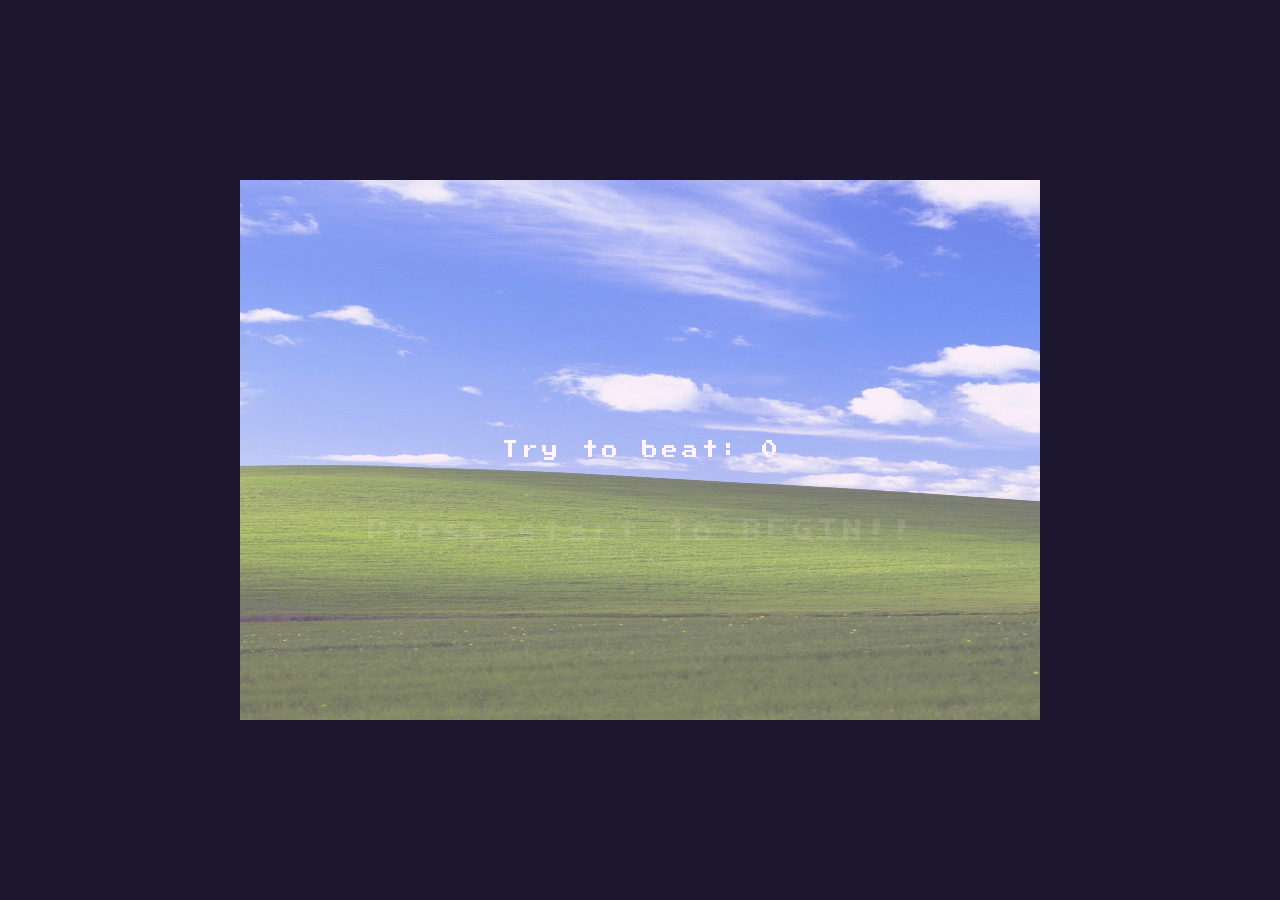
<file: firewall-invader/index.html>
<!doctype html>
<html lang="en">

<head>
    <meta charset="UTF-8" />
    <link rel="icon" type="image/png" href="./favicon.png" />
    <meta name="viewport" content="width=device-width, initial-scale=1.0" />
    <title>Phaser - Template</title>
  <script type="module" crossorigin src="./assets/index-DyGh-dNm.js"></script>
  <link rel="stylesheet" crossorigin href="./assets/index-Cfslk-ew.css">
</head>

<body>
    <div id="app">
        <div id="phaser-container">
            
        </div>
    </div>
</body>

</html>
</file>
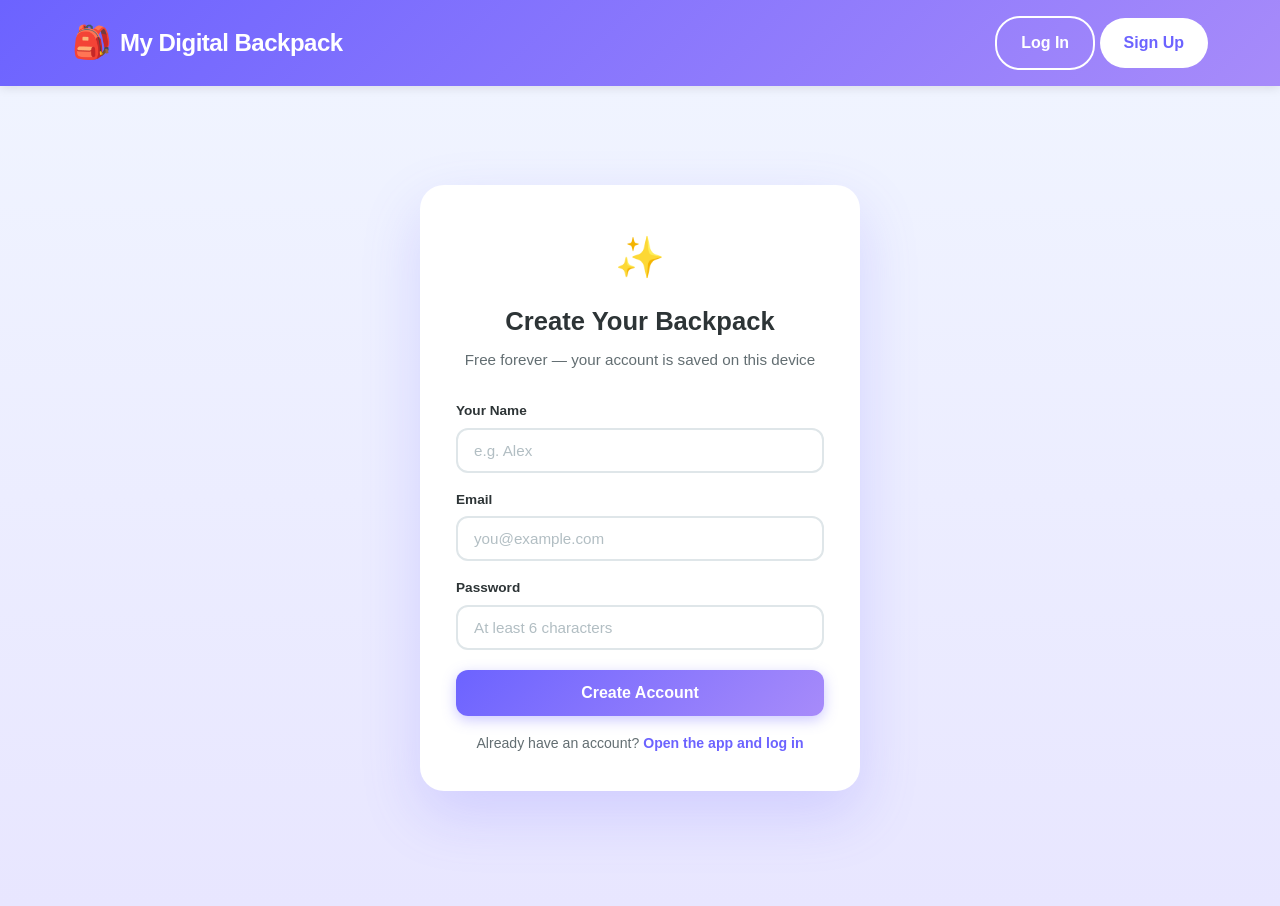
<file: accountcreate.html>
<!DOCTYPE html>
<html lang="en">
<head>
  <meta charset="UTF-8">
  <meta name="viewport" content="width=device-width, initial-scale=1.0">
  <title>Create Account — My Digital Backpack</title>
  <link rel="stylesheet" href="styles.css">
  <script src="auth.js" defer></script>
  <script src="app-ui.js?v=2" defer></script>
</head>
<body class="account-create-page">

  <header class="top-header">
    <div class="nav-container">
      <div class="header-brand">
        <a href="index.html" class="header-brand-link">
          <span class="backpack-icon">🎒</span>
          <h1>My Digital Backpack</h1>
        </a>
      </div>
      <div class="auth-buttons" id="authButtons">
        <span class="auth-user-wrap" id="authUserWrap" hidden>
          <span class="auth-greeting" id="authGreeting"></span>
          <button type="button" class="btn btn-logout" id="authLogoutBtn">Log Out</button>
        </span>
        <span class="auth-guest-wrap" id="authGuestWrap">
          <a href="index.html" class="btn btn-login">Log In</a>
          <a href="accountcreate.html" class="btn btn-signup">Sign Up</a>
        </span>
      </div>
    </div>
  </header>

  <main class="account-create-main">
    <div class="account-create-card">
      <div class="account-create-header">
        <span class="modal-icon">✨</span>
        <h2>Create Your Backpack</h2>
        <p>Free forever — your account is saved on this device</p>
      </div>
      <form id="accountCreateForm" class="account-create-form" novalidate>
        <div class="form-group">
          <label for="acName">Your Name</label>
          <input type="text" id="acName" name="name" required autocomplete="name" placeholder="e.g. Alex">
        </div>
        <div class="form-group">
          <label for="acEmail">Email</label>
          <input type="email" id="acEmail" name="email" required autocomplete="email" placeholder="you@example.com">
        </div>
        <div class="form-group">
          <label for="acPassword">Password</label>
          <input type="password" id="acPassword" name="password" required autocomplete="new-password" placeholder="At least 6 characters">
        </div>
        <button type="submit" class="modal-btn">Create Account</button>
        <p class="modal-switch">Already have an account? <a href="index.html?login=1">Open the app and log in</a></p>
      </form>
    </div>
  </main>

  <script>
    document.getElementById('accountCreateForm').addEventListener('submit', async function (e) {
      e.preventDefault();
      var name = document.getElementById('acName').value;
      var email = document.getElementById('acEmail').value;
      var password = document.getElementById('acPassword').value;
      var result = await window.registerBackpackAccount(name, email, password);
      if (!result.ok) {
        showAppToast(result.message, 'error');
        return;
      }
      window.location.href = 'index.html';
    });
  </script>
</body>
</html>
</file>
<file: firewall-invader/assets/index-Cfslk-ew.css>
body{margin:0;padding:0;color:#ffffffde;background-color:#1c172e}#app{width:100%;height:100vh;overflow:hidden;display:flex;justify-content:center;align-items:center}
</file>
<file: styles.css>
*, *::before, *::after {
  margin: 0;
  padding: 0;
  box-sizing: border-box;
}

:root {
  --primary: #6C63FF;
  --primary-light: #a5a0ff;
  --accent: #FF6584;
  --bg: #f0f4ff;
  --surface: #ffffff;
  --text: #2d3436;
  --text-light: #636e72;
  --border: #dfe6e9;
  --radius: 16px;
}

body {
  font-family: 'Segoe UI', Tahoma, Geneva, Verdana, sans-serif;
  line-height: 1.6;
  color: var(--text);
  overflow-x: hidden;
  background: var(--bg);
  min-height: 100vh;
  display: flex;
  flex-direction: column;
}

[hidden] {
  display: none !important;
}

/* =====================
   top header - fixed at top, always visible while scrolling
   ===================== */
.top-header {
  background: linear-gradient(135deg, #6C63FF 0%, #a78bfa 100%);
  color: white;
  padding: 1rem 0;
  position: fixed;
  width: 100%;
  top: 0;
  z-index: 1000;
  box-shadow: 0 2px 10px rgba(0,0,0,0.1);
}

.nav-container {
  max-width: 1200px;
  margin: 0 auto;
  display: flex;
  justify-content: space-between;
  align-items: center;
  padding: 0 2rem;
}

.header-brand {
  display: flex;
  align-items: center;
  gap: 12px;
}

.backpack-icon {
  font-size: 2rem;
}

.top-header h1 {
  font-size: 1.5rem;
  font-weight: 800;
  color: #fff;
  letter-spacing: -0.5px;
}

.auth-buttons {
  display: flex;
  gap: 1rem;
  align-items: center;
}

.auth-user-wrap {
  display: flex;
  align-items: center;
  gap: 0.75rem;
  flex-wrap: wrap;
  justify-content: flex-end;
}

.auth-greeting {
  color: #fff;
  font-weight: 600;
  font-size: 0.95rem;
  max-width: 200px;
  overflow: hidden;
  text-overflow: ellipsis;
  white-space: nowrap;
}

.btn-logout {
  background: rgba(255, 255, 255, 0.2);
  color: #fff;
  border: 2px solid rgba(255, 255, 255, 0.85);
}

.btn-logout:hover {
  background: #fff;
  color: var(--primary);
}

.header-brand-link {
  display: flex;
  align-items: center;
  gap: 0.5rem;
  text-decoration: none;
  color: inherit;
}

/* =====================
   buttons - shared base styles, login/signup variants below
   ===================== */
.btn {
  padding: 0.75rem 1.5rem;
  border-radius: 25px;
  font-weight: 600;
  cursor: pointer;
  transition: all 0.3s ease;
  border: none;
  text-decoration: none;
  display: inline-block;
}

.btn-login {
  background: transparent;
  color: white;
  border: 2px solid white;
}

.btn-login:hover {
  background: white;
  color: var(--primary);
}

.btn-signup {
  background: white;
  color: var(--primary);
}

.btn-signup:hover {
  transform: translateY(-2px);
  box-shadow: 0 5px 15px rgba(0,0,0,0.2);
}

.btn-large {
  padding: 1rem 2.5rem;
  font-size: 1.1rem;
}

/* =====================
   toolbar / nav - sticks just below the fixed header
   ===================== */
.toolbar {
  background: var(--surface);
  border-bottom: 2px solid var(--border);
  padding: 0 24px;
  display: flex;
  justify-content: center;
  position: sticky;
  top: 80px;
  z-index: 100;
  box-shadow: 0 2px 8px rgba(0,0,0,0.04);
}

.toolbar nav {
  display: flex;
  gap: 4px;
  max-width: 700px;
  width: 100%;
  justify-content: space-between;
}

.toolbar a {
  display: flex;
  flex-direction: column;
  align-items: center;
  gap: 4px;
  text-decoration: none;
  color: var(--text-light);
  font-size: 0.78rem;
  font-weight: 600;
  padding: 12px 16px;
  border-radius: 12px;
  transition: all 0.2s ease;
  position: relative;
}

.toolbar a .nav-icon {
  font-size: 1.4rem;
  line-height: 1;
}

.toolbar a:hover {
  background: var(--bg);
  color: var(--primary);
}

.toolbar a.active {
  color: var(--primary);
  background: #eef0ff;
}

.toolbar a.active::after {
  content: '';
  position: absolute;
  bottom: -2px;
  left: 20%;
  right: 20%;
  height: 3px;
  border-radius: 3px 3px 0 0;
  background: var(--primary);
}

.toolbar .nav-new-wrapper {
  position: relative;
}

.toolbar a.nav-new {
  color: var(--accent);
}

.toolbar a.nav-new:hover {
  background: #fff0f3;
  color: #e84565;
}

/* Dropdown */
.new-dropdown {
  display: none;
  position: absolute;
  top: calc(100% + 10px);
  left: 50%;
  transform: translateX(-50%);
  background: var(--surface);
  border: 1px solid var(--border);
  border-radius: 12px;
  box-shadow: 0 8px 24px rgba(0,0,0,0.12);
  min-width: 180px;
  padding: 8px 0;
  z-index: 200;
  animation: dropdownFade 0.15s ease;
}

.new-dropdown.show {
  display: block;
}

@keyframes dropdownFade {
  from { opacity: 0; transform: translateX(-50%) translateY(-6px); }
  to   { opacity: 1; transform: translateX(-50%) translateY(0); }
}

.new-dropdown a {
  display: flex;
  flex-direction: row;
  align-items: center;
  gap: 10px;
  padding: 10px 18px;
  font-size: 0.9rem;
  font-weight: 600;
  color: var(--text);
  text-decoration: none;
  border-radius: 0;
  transition: background 0.15s;
}

.new-dropdown a:hover {
  background: var(--bg);
  color: var(--primary);
}

.new-dropdown a .dropdown-icon {
  font-size: 1.2rem;
}

/* =====================
   page system - only the active page is shown, the rest are hidden
   ===================== */
.page {
  display: none;
  flex: 1;
  flex-direction: column;
}

.page.active {
  display: flex;
  flex-direction: column;
}

main {
  flex: 1;
  padding-top: 80px; /* height of fixed header */
}

/* =====================
   inner pages - timer, games, music, and to-do all share this layout
   ===================== */
.inner-page-content {
  flex: 1;
  max-width: 960px;
  width: 100%;
  margin: 0 auto;
  padding: 40px 24px 60px;
}

.page-title {
  font-size: 1.35rem;
  font-weight: 700;
  color: var(--text);
  margin-bottom: 8px;
}

.page-subtitle {
  font-size: 0.95rem;
  color: var(--text-light);
  margin-bottom: 32px;
}


/* =====================
   hero - the big full-screen intro at the top of the homepage
   ===================== */
.hero {
  min-height: 100vh;
  background: linear-gradient(135deg, #6C63FF 0%, #a78bfa 100%);
  display: flex;
  align-items: center;
  justify-content: center;
  text-align: center;
  color: white;
  padding: 6rem 2rem 2rem;
}

.hero-content {
  max-width: 800px;
  animation: fadeInUp 1s ease-out;
}

@keyframes fadeInUp {
  from { opacity: 0; transform: translateY(30px); }
  to   { opacity: 1; transform: translateY(0); }
}

.hero h1 {
  font-size: 3.5rem;
  margin-bottom: 1rem;
  font-weight: 800;
  text-shadow: 2px 2px 4px rgba(0,0,0,0.2);
}

.hero .tagline {
  font-size: 1.5rem;
  margin-bottom: 2rem;
  opacity: 0.95;
}

.hero-description {
  font-size: 1.1rem;
  margin-bottom: 3rem;
  line-height: 1.8;
  opacity: 0.9;
}

.cta-buttons {
  display: flex;
  gap: 1.5rem;
  justify-content: center;
  flex-wrap: wrap;
}

/* =====================
   demo tabs - radio inputs act as tab state, labels do the clicking
   ===================== */
.demo-section {
  padding: 5rem 2rem;
  background: white;
}

.container {
  max-width: 1200px;
  margin: 0 auto;
}

.section-title {
  text-align: center;
  font-size: 2.5rem;
  margin-bottom: 1rem;
  color: var(--primary);
  font-weight: 700;
}

.section-subtitle {
  text-align: center;
  color: #666;
  margin-bottom: 3rem;
  font-size: 1.1rem;
}

.demo-tabs input[type="radio"] {
  display: none;
}

.tab-labels {
  display: flex;
  justify-content: center;
  gap: 1rem;
  margin-bottom: 3rem;
  flex-wrap: wrap;
}

.tab-btn {
  background: white;
  border: 2px solid var(--border);
  padding: 1rem 2rem;
  border-radius: 12px;
  cursor: pointer;
  font-size: 1rem;
  font-weight: 600;
  color: #666;
  transition: all 0.3s ease;
  display: flex;
  align-items: center;
  gap: 0.5rem;
}

.tab-btn:hover {
  border-color: var(--primary);
  color: var(--primary);
}

#tab-schedule:checked ~ .tab-labels label[for="tab-schedule"],
#tab-tasks:checked ~ .tab-labels label[for="tab-tasks"],
#tab-progress:checked ~ .tab-labels label[for="tab-progress"] {
  background: linear-gradient(135deg, #6C63FF 0%, #a78bfa 100%);
  color: white;
  border-color: transparent;
}

.tab-icon {
  font-size: 1.5rem;
}

.demo-content {
  position: relative;
  min-height: 500px;
}

.tab-content {
  display: none;
  animation: fadeIn 0.5s ease-out;
}

#tab-schedule:checked ~ .demo-content .schedule-content,
#tab-tasks:checked ~ .demo-content .tasks-content,
#tab-progress:checked ~ .demo-content .progress-content {
  display: block;
}

@keyframes fadeIn {
  from { opacity: 0; }
  to   { opacity: 1; }
}

.demo-visual {
  display: grid;
  grid-template-columns: 1fr 1fr;
  gap: 3rem;
  align-items: center;
}

.schedule-mockup,
.tasks-mockup,
.progress-mockup {
  background: white;
  border-radius: 15px;
  padding: 2rem;
  box-shadow: 0 10px 40px rgba(0,0,0,0.1);
}

.schedule-header,
.task-header,
.progress-header {
  display: flex;
  justify-content: space-between;
  align-items: center;
  margin-bottom: 1.5rem;
  padding-bottom: 1rem;
  border-bottom: 2px solid #f0f0f0;
}

.schedule-header h3,
.task-header h3,
.progress-header h3 {
  color: var(--primary);
  font-size: 1.3rem;
}

.week-indicator,
.date-indicator,
.semester-indicator {
  color: #999;
  font-size: 0.9rem;
}

.schedule-grid {
  display: flex;
  flex-direction: column;
  gap: 1rem;
}

.time-slot {
  display: flex;
  align-items: center;
  gap: 1rem;
}

.time {
  color: #999;
  font-size: 0.9rem;
  min-width: 80px;
}

.class-block {
  flex: 1;
  padding: 1rem;
  border-radius: 8px;
  font-weight: 600;
  color: white;
}

.class-block.math    { background: linear-gradient(135deg, #6C63FF 0%, #a78bfa 100%); }
.class-block.science { background: linear-gradient(135deg, #f093fb 0%, #f5576c 100%); }
.class-block.study   { background: linear-gradient(135deg, #4facfe 0%, #00f2fe 100%); }
.class-block.english { background: linear-gradient(135deg, #43e97b 0%, #38f9d7 100%); }

.task-list {
  display: flex;
  flex-direction: column;
  gap: 1rem;
}

.task-item {
  display: flex;
  align-items: center;
  gap: 1rem;
  padding: 1rem;
  border-radius: 10px;
  background: #f8f9fa;
  transition: all 0.3s ease;
}

.task-item:hover {
  background: #e9ecef;
  transform: translateX(5px);
}

.task-checkbox {
  width: 20px;
  height: 20px;
  border: 2px solid var(--primary);
  border-radius: 4px;
  flex-shrink: 0;
}

.task-checkbox.checked {
  background: var(--primary);
  position: relative;
}

.task-checkbox.checked::after {
  content: '✓';
  color: white;
  position: absolute;
  top: 50%;
  left: 50%;
  transform: translate(-50%, -50%);
  font-size: 14px;
}

.task-info {
  flex: 1;
  display: flex;
  flex-direction: column;
  gap: 0.25rem;
}

.task-title {
  font-weight: 600;
  color: #333;
}

.task-meta {
  font-size: 0.85rem;
  color: #999;
}

.priority-badge {
  padding: 0.25rem 0.75rem;
  border-radius: 20px;
  font-size: 0.8rem;
  font-weight: 600;
}

.priority-badge.high   { background: #fee; color: #e74c3c; }
.priority-badge.medium { background: #fff3cd; color: #f39c12; }

.task-item.completed { opacity: 0.6; }
.task-item.completed .task-title { text-decoration: line-through; }

.checkmark {
  color: #27ae60;
  font-size: 1.5rem;
}

.progress-stats {
  display: flex;
  flex-direction: column;
  gap: 1.5rem;
}

.stat-card {
  padding: 1.5rem;
  background: linear-gradient(135deg, #f8f9fa 0%, #e9ecef 100%);
  border-radius: 12px;
}

.stat-number {
  font-size: 2.5rem;
  font-weight: 800;
  color: var(--primary);
  margin-bottom: 0.5rem;
}

.stat-label {
  color: #666;
  font-weight: 600;
  margin-bottom: 0.75rem;
}

.stat-bar {
  height: 8px;
  background: #ddd;
  border-radius: 4px;
  overflow: hidden;
}

.stat-fill {
  height: 100%;
  background: linear-gradient(135deg, #6C63FF 0%, #a78bfa 100%);
  border-radius: 4px;
  transition: width 1s ease-out;
}

.stat-trend { margin-top: 0.5rem; font-size: 0.9rem; font-weight: 600; }
.stat-trend.positive { color: #27ae60; }

.course-dots {
  display: flex;
  gap: 0.5rem;
  margin-top: 0.5rem;
}

.dot {
  width: 12px;
  height: 12px;
  border-radius: 50%;
}

.dot.success { background: #27ae60; }
.dot.warning { background: #f39c12; }

.feature-description { padding: 2rem; }

.feature-description h4 {
  color: var(--primary);
  font-size: 1.5rem;
  margin-bottom: 1rem;
}

.feature-description p {
  color: #666;
  line-height: 1.8;
  font-size: 1.1rem;
}

/* =====================
   gallery / slider - CSS :target trick switches slides without JS
   ===================== */
.gallery-section {
  padding: 5rem 2rem;
  background: var(--bg);
}

.slider {
  position: relative;
  width: 80%;
  max-width: 900px;
  height: 500px;
  overflow: hidden;
  margin: 0 auto;
  border-radius: 15px;
  box-shadow: 0 10px 40px rgba(0,0,0,0.15);
}

.slide {
  position: absolute;
  width: 100%;
  height: 100%;
  opacity: 0;
  transition: opacity 0.5s ease-in-out;
}

.slide:target { opacity: 1; }
.slide:first-child { opacity: 1; }

.slide img {
  width: 100%;
  height: 100%;
  object-fit: cover;
}

.slider-nav {
  position: absolute;
  top: 50%;
  transform: translateY(-50%);
  background-color: rgba(108, 99, 255, 0.8);
  color: white;
  text-decoration: none;
  padding: 1rem 1.2rem;
  font-size: 1.5rem;
  border-radius: 8px;
  transition: background-color 0.3s;
  z-index: 10;
  opacity: 0;
  pointer-events: none;
}

.slider-nav:hover { background-color: rgba(167, 139, 250, 0.9); }
.slider-nav.prev { left: 1rem; }
.slider-nav.next { right: 1rem; }

#slide1:target ~ .slider-nav.prev:nth-of-type(1),
.slide:first-child:not(:target) ~ .slider-nav.prev:nth-of-type(1) { opacity: 1; pointer-events: auto; }

#slide1:target ~ .slider-nav.next:nth-of-type(5),
.slide:first-child:not(:target) ~ .slider-nav.next:nth-of-type(5) { opacity: 1; pointer-events: auto; }

#slide2:target ~ .slider-nav.prev:nth-of-type(2) { opacity: 1; pointer-events: auto; }
#slide2:target ~ .slider-nav.next:nth-of-type(6) { opacity: 1; pointer-events: auto; }
#slide3:target ~ .slider-nav.prev:nth-of-type(3) { opacity: 1; pointer-events: auto; }
#slide3:target ~ .slider-nav.next:nth-of-type(7) { opacity: 1; pointer-events: auto; }
#slide4:target ~ .slider-nav.prev:nth-of-type(4) { opacity: 1; pointer-events: auto; }
#slide4:target ~ .slider-nav.next:nth-of-type(8) { opacity: 1; pointer-events: auto; }

/* =====================
   features - the 6-card grid explaining what the app does
   ===================== */
.features {
  padding: 5rem 2rem;
  background: white;
}

.features-grid {
  display: grid;
  grid-template-columns: repeat(auto-fit, minmax(280px, 1fr));
  gap: 2rem;
}

.feature-card {
  background: white;
  border-radius: 15px;
  padding: 2rem;
  box-shadow: 0 5px 20px rgba(0,0,0,0.08);
  transition: transform 0.3s ease, box-shadow 0.3s ease;
  text-align: center;
}

.feature-card:hover {
  transform: translateY(-10px);
  box-shadow: 0 10px 30px rgba(108, 99, 255, 0.2);
}

.feature-icon {
  font-size: 3rem;
  margin-bottom: 1rem;
}

.feature-card h3 {
  color: var(--primary);
  margin-bottom: 1rem;
  font-size: 1.4rem;
}

.feature-card p {
  color: #666;
  line-height: 1.6;
}

/* =====================
   testimonials - used here as differentiator cards, not real reviews
   ===================== */
.testimonials-section {
  padding: 5rem 2rem;
  background: var(--bg);
}

.testimonials-grid {
  display: grid;
  grid-template-columns: repeat(auto-fit, minmax(300px, 1fr));
  gap: 2rem;
}

.testimonial-card {
  background: white;
  border-radius: 15px;
  padding: 2rem;
  box-shadow: 0 5px 20px rgba(0,0,0,0.08);
  position: relative;
}

.quote-icon {
  font-size: 4rem;
  color: var(--primary);
  opacity: 0.2;
  position: absolute;
  top: 1rem;
  left: 1rem;
}

.testimonial-text {
  color: #555;
  font-size: 1.05rem;
  line-height: 1.7;
  margin: 2rem 0 1.5rem;
}

.testimonial-author {
  display: flex;
  align-items: center;
  gap: 1rem;
  margin-top: 1.5rem;
  padding-top: 1.5rem;
  border-top: 2px solid #f0f0f0;
}

.author-avatar { font-size: 2.5rem; }
.author-name   { font-weight: 700; color: #333; }
.author-school { font-size: 0.9rem; color: #999; }

/* =====================
   CTA section - bottom banner to get people to sign up
   ===================== */
.cta-section {
  padding: 5rem 2rem;
  background: linear-gradient(135deg, #6C63FF 0%, #a78bfa 100%);
  color: white;
  text-align: center;
}

.cta-content h2 {
  font-size: 2.5rem;
  margin-bottom: 1rem;
}

.cta-content p {
  font-size: 1.2rem;
  margin-bottom: 2rem;
  opacity: 0.95;
}

.cta-buttons-bottom {
  display: flex;
  flex-direction: column;
  align-items: center;
  gap: 1rem;
}

.cta-note {
  font-size: 0.9rem;
  opacity: 0.8;
}

/* =====================
   footer - dark bar at the bottom with team info
   ===================== */
.footer {
  background: #2c3e50;
  color: white;
  padding: 3rem 2rem 1rem;
}

.footer-content {
  display: grid;
  grid-template-columns: repeat(auto-fit, minmax(250px, 1fr));
  gap: 2rem;
  margin-bottom: 2rem;
}

.footer-section h3 {
  color: var(--primary-light);
  margin-bottom: 1rem;
}

.footer-section p {
  color: #bbb;
  line-height: 1.8;
}

.footer-links { list-style: none; }

.footer-links li { margin-bottom: 0.5rem; }

.footer-links a {
  color: #bbb;
  text-decoration: none;
  transition: color 0.3s ease;
}

.footer-links a:hover { color: var(--primary-light); }

.footer-bottom {
  text-align: center;
  padding-top: 2rem;
  border-top: 1px solid #34495e;
  color: #999;
}

/* =====================
   responsive - shrink and restack things for tablets and phones
   ===================== */
@media (max-width: 968px) {
  .demo-visual { grid-template-columns: 1fr; }
  .tab-labels  { gap: 0.5rem; }
  .tab-btn     { padding: 0.8rem 1.5rem; font-size: 0.9rem; }
}

@media (max-width: 768px) {
  .hero { padding: 5rem 1rem 2rem; }
  .hero h1 { font-size: 2rem; }
  .hero .tagline { font-size: 1.1rem; }
  .hero-description { font-size: 1rem; }
  .nav-container { padding: 0 1rem; }
  .top-header h1 { font-size: 1.2rem; }
  .auth-buttons  { gap: 0.5rem; }
  .btn           { padding: 0.6rem 1rem; font-size: 0.85rem; }
  .btn-large     { padding: 0.9rem 1.8rem; font-size: 1rem; }
  .cta-buttons   { gap: 1rem; }
  .demo-section, .features, .testimonials-section, .cta-section, .gallery-section { padding: 3rem 1rem; }
  .slider        { width: 95%; height: 350px; }
  .slider-nav    { padding: 0.7rem 0.9rem; font-size: 1.3rem; }
  .section-title { font-size: 2rem; }
  .features-grid, .testimonials-grid { grid-template-columns: 1fr; gap: 1.5rem; }
  .feature-card  { padding: 1.5rem; }
  .feature-icon  { font-size: 2.5rem; }
  .feature-card h3 { font-size: 1.2rem; }
  .cta-content h2  { font-size: 2rem; }
  .cta-content p   { font-size: 1rem; }
  .toolbar a     { padding: 10px 10px; font-size: 0.7rem; }
  .toolbar a .nav-icon { font-size: 1.2rem; }
}

@media (max-width: 480px) {
  .backpack-icon { font-size: 1.4rem; }
  .top-header h1 { font-size: 1rem; }
  .auth-buttons  { gap: 0.3rem; }
  .btn           { padding: 0.5rem 0.8rem; font-size: 0.8rem; }
  .hero h1       { font-size: 1.8rem; }
  .hero .tagline { font-size: 1rem; }
  .hero-description { font-size: 0.95rem; }
  .btn-large     { padding: 0.8rem 1.5rem; font-size: 0.95rem; }
  .cta-buttons   { flex-direction: column; width: 100%; padding: 0 1rem; }
  .cta-buttons .btn { width: 100%; }
  .slider        { height: 280px; }
  .slider-nav    { padding: 0.5rem 0.7rem; font-size: 1.2rem; }
  .section-title { font-size: 1.8rem; }
  .tab-btn       { padding: 0.7rem 1rem; font-size: 0.85rem; }
  .tab-icon      { font-size: 1.2rem; }
  .cta-content h2 { font-size: 1.8rem; }
  .time          { min-width: 60px; font-size: 0.8rem; }
  .class-block   { padding: 0.8rem; font-size: 0.9rem; }
}

/* =====================
   backpack: browse, notebook editor, flashcard editor and test -yr
   ===================== */

/* breadcrumb */
.bp-breadcrumb {
  display: flex;
  align-items: center;
  gap: 6px;
  flex-wrap: wrap;
  margin-bottom: 1.5rem;
  font-size: 0.95rem;
  font-weight: 600;
}

.bp-crumb--link {
  color: var(--primary);
  cursor: pointer;
  transition: opacity 0.2s;
}

.bp-crumb--link:hover { opacity: 0.7; }

.bp-crumb-sep {
  color: var(--text-light);
  font-size: 0.85rem;
}

/* empty state inside backpack */
.bp-empty {
  display: flex;
  flex-direction: column;
  align-items: center;
  text-align: center;
  padding: 60px 24px;
}

.bp-empty-icon {
  font-size: 3.5rem;
  margin-bottom: 16px;
  opacity: 0.5;
}

.bp-empty h2 {
  font-size: 1.2rem;
  font-weight: 700;
  color: var(--text);
  margin-bottom: 6px;
}

.bp-empty p {
  font-size: 0.95rem;
  color: var(--text-light);
  max-width: 340px;
}

/* items grid */
.bp-grid {
  display: grid;
  grid-template-columns: repeat(auto-fill, minmax(150px, 1fr));
  gap: 1rem;
  margin-bottom: 2rem;
}

.bp-item {
  background: var(--surface);
  border: 2px solid var(--border);
  border-radius: 16px;
  padding: 1.25rem 1rem 1rem;
  cursor: pointer;
  transition: all 0.2s;
  display: flex;
  flex-direction: column;
  gap: 6px;
  position: relative;
}

.bp-item:hover {
  border-color: var(--primary-light);
  transform: translateY(-3px);
  box-shadow: 0 6px 20px rgba(108, 99, 255, 0.12);
}

.bp-item-top {
  display: flex;
  justify-content: space-between;
  align-items: flex-start;
}

.bp-item-icon {
  font-size: 2rem;
  line-height: 1;
}

.bp-item-delete {
  background: none;
  border: none;
  font-size: 1rem;
  cursor: pointer;
  opacity: 0;
  transition: opacity 0.2s;
  padding: 2px;
  border-radius: 6px;
}

.bp-item:hover .bp-item-delete { opacity: 0.6; }
.bp-item-delete:hover { opacity: 1 !important; }

.bp-item-name {
  font-size: 0.95rem;
  font-weight: 700;
  color: var(--text);
  overflow: hidden;
  text-overflow: ellipsis;
  white-space: nowrap;
}

.bp-item-type {
  font-size: 0.75rem;
  color: var(--text-light);
  font-weight: 600;
}

/* add button + dropdown */
.bp-add-bar {
  position: relative;
  display: inline-block;
  margin-top: 0.5rem;
}

.bp-add-btn {
  background: linear-gradient(135deg, #6C63FF 0%, #a78bfa 100%);
  color: #fff;
  border: none;
  padding: 12px 28px;
  border-radius: 999px;
  font-size: 0.95rem;
  font-weight: 700;
  font-family: inherit;
  cursor: pointer;
  transition: transform 0.2s, box-shadow 0.2s;
  box-shadow: 0 4px 14px rgba(108, 99, 255, 0.35);
}

.bp-add-btn:hover {
  transform: translateY(-2px);
  box-shadow: 0 6px 20px rgba(108, 99, 255, 0.45);
}

.bp-add-menu {
  display: none;
  position: absolute;
  bottom: calc(100% + 10px);
  left: 0;
  background: var(--surface);
  border: 1px solid var(--border);
  border-radius: 12px;
  box-shadow: 0 8px 24px rgba(0,0,0,0.12);
  min-width: 180px;
  padding: 6px 0;
  z-index: 50;
}

.bp-add-menu.show { display: block; }

.bp-add-menu button {
  display: flex;
  align-items: center;
  gap: 8px;
  width: 100%;
  padding: 10px 18px;
  border: none;
  background: none;
  font-size: 0.9rem;
  font-weight: 600;
  font-family: inherit;
  color: var(--text);
  cursor: pointer;
  transition: background 0.15s;
}

.bp-add-menu button:hover {
  background: var(--bg);
  color: var(--primary);
}

/* editor header (shared by notebook + flashcards) */
.bp-editor-header {
  display: flex;
  align-items: center;
  gap: 1rem;
  margin-bottom: 1.5rem;
  flex-wrap: wrap;
}

.bp-back-btn {
  background: none;
  border: 2px solid var(--border);
  border-radius: 10px;
  padding: 8px 16px;
  font-size: 0.9rem;
  font-weight: 600;
  font-family: inherit;
  color: var(--text);
  cursor: pointer;
  transition: all 0.2s;
}

.bp-back-btn:hover {
  border-color: var(--primary);
  color: var(--primary);
  background: #eef0ff;
}

.bp-editor-title {
  font-size: 1.15rem;
  font-weight: 700;
  color: var(--text);
  flex: 1;
  min-width: 0;
  overflow: hidden;
  text-overflow: ellipsis;
  white-space: nowrap;
}

.bp-item-meta {
  display: block;
  margin-top: 0.35rem;
  font-size: 0.72rem;
  font-weight: 600;
  color: var(--text-muted, #6b7280);
  line-height: 1.3;
}

.bp-test-btn {
  background: linear-gradient(135deg, #43e97b 0%, #38f9d7 100%);
  color: #fff;
  border: none;
  padding: 10px 22px;
  border-radius: 999px;
  font-size: 0.9rem;
  font-weight: 700;
  font-family: inherit;
  cursor: pointer;
  transition: transform 0.2s, box-shadow 0.2s;
  box-shadow: 0 4px 14px rgba(67, 233, 123, 0.3);
  white-space: nowrap;
}

.bp-test-btn:hover {
  transform: translateY(-2px);
  box-shadow: 0 6px 18px rgba(67, 233, 123, 0.4);
}

/* notebook editor: sidebar + entries */
.bp-notebook-layout {
  display: flex;
  gap: 1.25rem;
  align-items: stretch;
  flex-wrap: wrap;
}

.bp-notebook-sidebar {
  flex: 0 0 220px;
  max-width: 100%;
  background: var(--surface);
  border: 2px solid var(--border);
  border-radius: 16px;
  padding: 0.85rem 0.75rem;
  align-self: flex-start;
}

.bp-notebook-sidebar-head {
  font-size: 0.75rem;
  font-weight: 800;
  text-transform: uppercase;
  letter-spacing: 0.04em;
  color: var(--text-muted, #6b7280);
  margin-bottom: 0.65rem;
  padding: 0 0.25rem;
}

.bp-page-add-btn {
  width: 100%;
  margin-bottom: 0.75rem;
  padding: 0.5rem 0.65rem;
  border-radius: 10px;
  border: 2px dashed var(--border);
  background: transparent;
  font-family: inherit;
  font-size: 0.85rem;
  font-weight: 700;
  color: var(--primary);
  cursor: pointer;
  transition: border-color 0.2s, background 0.2s;
}

.bp-page-add-btn:hover {
  border-color: var(--primary);
  background: rgba(108, 99, 255, 0.06);
}

.bp-page-list {
  list-style: none;
  margin: 0;
  padding: 0;
  display: flex;
  flex-direction: column;
  gap: 8px;
}

.bp-page-item {
  border-radius: 12px;
  border: 2px solid var(--border);
  padding: 8px 10px;
  cursor: pointer;
  transition: border-color 0.2s, box-shadow 0.2s;
  background: var(--bg);
}

.bp-page-item:hover {
  border-color: var(--primary);
}

.bp-page-item--active {
  border-color: var(--primary);
  box-shadow: 0 0 0 2px rgba(108, 99, 255, 0.12);
}

.bp-page-item-row {
  display: flex;
  align-items: center;
  justify-content: space-between;
  gap: 6px;
  margin-bottom: 6px;
}

.bp-page-date {
  font-size: 0.68rem;
  font-weight: 600;
  color: var(--text-muted, #6b7280);
  line-height: 1.2;
  flex: 1;
  min-width: 0;
}

.bp-page-delete {
  flex-shrink: 0;
  border: none;
  background: none;
  cursor: pointer;
  padding: 2px 4px;
  font-size: 0.85rem;
  line-height: 1;
  border-radius: 6px;
  opacity: 0.75;
}

.bp-page-delete:hover {
  opacity: 1;
  background: rgba(239, 68, 68, 0.12);
}

.bp-page-title-input {
  width: 100%;
  box-sizing: border-box;
  padding: 6px 8px;
  border-radius: 8px;
  border: 1px solid var(--border);
  font-family: inherit;
  font-size: 0.88rem;
  font-weight: 600;
  color: var(--text);
  background: var(--surface);
}

.bp-page-title-input:focus {
  outline: none;
  border-color: var(--primary);
}

.bp-notebook-main {
  flex: 1;
  min-width: 0;
}

.bp-page-meta {
  font-size: 0.8rem;
  font-weight: 600;
  color: var(--text-muted, #6b7280);
  margin-bottom: 0.5rem;
}

/* notebook editor */
.bp-notebook-area {
  width: 100%;
  min-height: 420px;
  padding: 1.5rem;
  border: 2px solid var(--border);
  border-radius: 16px;
  font-family: inherit;
  font-size: 1rem;
  line-height: 1.7;
  color: var(--text);
  resize: vertical;
  outline: none;
  transition: border-color 0.2s, box-shadow 0.2s;
}

.bp-notebook-area:focus {
  border-color: var(--primary);
  box-shadow: 0 0 0 3px rgba(108, 99, 255, 0.12);
}

/* flashcard editor rows */
.bp-cards-list {
  display: flex;
  flex-direction: column;
  gap: 10px;
  margin-bottom: 1.5rem;
}

.bp-card-row {
  display: flex;
  align-items: center;
  gap: 10px;
  background: var(--surface);
  border: 2px solid var(--border);
  border-radius: 14px;
  padding: 12px 14px;
  transition: border-color 0.2s;
}

.bp-card-row:focus-within {
  border-color: var(--primary-light);
}

.bp-card-fields {
  flex: 1;
  display: flex;
  gap: 10px;
  min-width: 0;
}

.bp-card-input {
  flex: 1;
  min-width: 0;
  padding: 10px 14px;
  border: 2px solid var(--border);
  border-radius: 10px;
  font-size: 0.9rem;
  font-family: inherit;
  color: var(--text);
  outline: none;
  transition: border-color 0.2s;
}

.bp-card-input:focus {
  border-color: var(--primary);
}

.bp-card-input::placeholder { color: #b2bec3; }

.bp-card-delete {
  background: none;
  border: none;
  font-size: 1.1rem;
  cursor: pointer;
  opacity: 0.4;
  transition: opacity 0.2s;
  padding: 4px;
  flex-shrink: 0;
}

.bp-card-delete:hover { opacity: 1; }

.bp-add-card-btn {
  background: none;
  border: 2px dashed var(--border);
  border-radius: 14px;
  padding: 14px;
  font-size: 0.95rem;
  font-weight: 600;
  font-family: inherit;
  color: var(--text-light);
  cursor: pointer;
  transition: all 0.2s;
  width: 100%;
}

.bp-add-card-btn:hover {
  border-color: var(--primary);
  color: var(--primary);
  background: #eef0ff;
}

/* flashcard test mode */
.bp-flashcard-container {
  perspective: 1000px;
  display: flex;
  justify-content: center;
  padding: 2rem 0;
}

.bp-flashcard {
  width: 100%;
  max-width: 440px;
  height: 280px;
  cursor: pointer;
  position: relative;
}

.bp-flashcard-inner {
  position: relative;
  width: 100%;
  height: 100%;
  transition: transform 0.5s;
  transform-style: preserve-3d;
}

.bp-flashcard.flipped .bp-flashcard-inner {
  transform: rotateY(180deg);
}

.bp-flashcard-front,
.bp-flashcard-back {
  position: absolute;
  top: 0; left: 0;
  width: 100%;
  height: 100%;
  backface-visibility: hidden;
  border-radius: 20px;
  padding: 2rem;
  display: flex;
  flex-direction: column;
  align-items: center;
  justify-content: center;
  text-align: center;
  box-shadow: 0 10px 40px rgba(0,0,0,0.1);
}

.bp-flashcard-front {
  background: linear-gradient(135deg, #6C63FF 0%, #a78bfa 100%);
  color: white;
}

.bp-flashcard-back {
  background: linear-gradient(135deg, #43e97b 0%, #38f9d7 100%);
  color: white;
  transform: rotateY(180deg);
}

.bp-fc-label {
  font-size: 0.8rem;
  font-weight: 700;
  text-transform: uppercase;
  letter-spacing: 1px;
  opacity: 0.7;
  margin-bottom: 12px;
}

.bp-fc-text {
  font-size: 1.4rem;
  font-weight: 700;
  line-height: 1.5;
  word-break: break-word;
}

.bp-fc-hint {
  font-size: 0.8rem;
  opacity: 0.5;
  margin-top: auto;
  padding-top: 16px;
}

.bp-test-nav {
  display: flex;
  justify-content: center;
  gap: 0.75rem;
}

.bp-test-nav-btn {
  padding: 10px 24px;
  border: 2px solid var(--border);
  border-radius: 12px;
  background: var(--surface);
  font-size: 0.9rem;
  font-weight: 600;
  font-family: inherit;
  cursor: pointer;
  color: var(--text);
  transition: all 0.2s;
}

.bp-test-nav-btn:disabled {
  opacity: 0.35;
  cursor: not-allowed;
}

.bp-test-nav-btn:not(:disabled):hover {
  border-color: var(--primary);
  color: var(--primary);
  background: #eef0ff;
}

.bp-test-flip-btn {
  background: linear-gradient(135deg, #6C63FF 0%, #a78bfa 100%);
  color: #fff;
  border-color: transparent;
}

.bp-test-flip-btn:not(:disabled):hover {
  background: linear-gradient(135deg, #5b52ee 0%, #9678f0 100%);
  color: #fff;
}

/* responsive tweaks */
@media (max-width: 480px) {
  .bp-grid {
    grid-template-columns: repeat(auto-fill, minmax(130px, 1fr));
    gap: 0.75rem;
  }
  .bp-card-fields { flex-direction: column; }
  .bp-flashcard { height: 240px; }
  .bp-fc-text { font-size: 1.15rem; }
  .bp-test-nav-btn { padding: 8px 16px; font-size: 0.85rem; }
}

/* =====================
   pomodoro timer - study/break mode buttons and countdown display
   ===================== */
.pomo-wrapper {
  display: flex;
  flex-direction: column;
  align-items: center;
  gap: 2.5rem;
}

.pomo-buttons {
  display: flex;
  gap: 1rem;
  flex-wrap: wrap;
  justify-content: center;
}

.pomo-btn {
  padding: 1rem 2rem;
  border: none;
  border-radius: 14px;
  font-size: 1.05rem;
  font-weight: 700;
  font-family: inherit;
  cursor: pointer;
  transition: transform 0.2s, box-shadow 0.2s, opacity 0.2s;
  color: #fff;
}

.pomo-btn:hover {
  transform: translateY(-3px);
}

.pomo-btn.active-mode {
  box-shadow: 0 0 0 3px #fff, 0 0 0 6px var(--primary);
}

.pomo-btn--study {
  background: linear-gradient(135deg, #6C63FF 0%, #a78bfa 100%);
  box-shadow: 0 4px 14px rgba(108, 99, 255, 0.35);
}

.pomo-btn--short {
  background: linear-gradient(135deg, #43e97b 0%, #38f9d7 100%);
  box-shadow: 0 4px 14px rgba(67, 233, 123, 0.3);
}

.pomo-btn--long {
  background: linear-gradient(135deg, #f093fb 0%, #f5576c 100%);
  box-shadow: 0 4px 14px rgba(240, 147, 251, 0.3);
}

.pomo-display {
  display: flex;
  flex-direction: column;
  align-items: center;
  gap: 1.25rem;
  background: var(--surface);
  border-radius: 24px;
  padding: 3rem 4rem;
  box-shadow: 0 10px 40px rgba(0, 0, 0, 0.08);
  min-width: 320px;
}

.pomo-time {
  font-size: 5rem;
  font-weight: 800;
  color: var(--primary);
  letter-spacing: 2px;
  font-variant-numeric: tabular-nums;
  line-height: 1;
}

.pomo-controls {
  display: flex;
  gap: 0.75rem;
}

.pomo-ctrl {
  padding: 0.7rem 1.6rem;
  border: 2px solid var(--border);
  border-radius: 12px;
  background: #fff;
  font-size: 0.95rem;
  font-weight: 600;
  font-family: inherit;
  cursor: pointer;
  transition: all 0.2s;
  color: var(--text);
}

.pomo-ctrl:disabled {
  opacity: 0.45;
  cursor: not-allowed;
}

.pomo-ctrl:not(:disabled):hover {
  border-color: var(--primary);
  color: var(--primary);
  background: #eef0ff;
}

.pomo-ctrl--reset:not(:disabled):hover {
  border-color: var(--accent);
  color: var(--accent);
  background: #fff0f3;
}

.pomo-label {
  font-size: 0.95rem;
  color: var(--text-light);
  font-weight: 600;
}

@media (max-width: 480px) {
  .pomo-btn {
    padding: 0.85rem 1.4rem;
    font-size: 0.95rem;
  }
  .pomo-display {
    padding: 2rem 1.5rem;
    min-width: unset;
    width: 100%;
  }
  .pomo-time {
    font-size: 3.5rem;
  }
}

/* =====================
   lofi music player -yr
   ===================== */
.lofi-player {
  display: flex;
  flex-direction: column;
  align-items: center;
  gap: 2rem;
}

.lofi-now-playing {
  display: flex;
  align-items: center;
  gap: 1.5rem;
  background: linear-gradient(135deg, #6C63FF 0%, #a78bfa 100%);
  border-radius: 20px;
  padding: 2rem 2.5rem;
  width: 100%;
  max-width: 520px;
  box-shadow: 0 10px 40px rgba(108, 99, 255, 0.25);
  color: #fff;
}

.lofi-vinyl {
  font-size: 3.5rem;
  line-height: 1;
  animation: none;
  flex-shrink: 0;
}

.lofi-vinyl.spinning {
  animation: vinylSpin 3s linear infinite;
}

@keyframes vinylSpin {
  from { transform: rotate(0deg); }
  to   { transform: rotate(360deg); }
}

.lofi-track-info {
  display: flex;
  flex-direction: column;
  gap: 4px;
  min-width: 0;
}

.lofi-track-title {
  font-size: 1.3rem;
  font-weight: 700;
  white-space: nowrap;
  overflow: hidden;
  text-overflow: ellipsis;
}

.lofi-track-sub {
  font-size: 0.85rem;
  opacity: 0.75;
}

.lofi-controls {
  display: flex;
  align-items: center;
  gap: 0.6rem;
}

.lofi-ctrl {
  width: 48px;
  height: 48px;
  border: 2px solid var(--border);
  border-radius: 50%;
  background: var(--surface);
  font-size: 1.2rem;
  cursor: pointer;
  display: flex;
  align-items: center;
  justify-content: center;
  transition: all 0.2s;
  padding: 0;
  font-family: inherit;
}

.lofi-ctrl:hover {
  border-color: var(--primary);
  background: #eef0ff;
  transform: scale(1.08);
}

.lofi-ctrl--play {
  width: 60px;
  height: 60px;
  font-size: 1.5rem;
  background: linear-gradient(135deg, #6C63FF 0%, #a78bfa 100%);
  border: none;
  color: #fff;
  box-shadow: 0 4px 14px rgba(108, 99, 255, 0.35);
}

.lofi-ctrl--play:hover {
  background: linear-gradient(135deg, #5b52ee 0%, #9678f0 100%);
  transform: scale(1.1);
}

.lofi-tracklist {
  width: 100%;
  max-width: 520px;
  display: flex;
  flex-direction: column;
  gap: 6px;
}

.lofi-track-row {
  display: flex;
  align-items: center;
  gap: 1rem;
  padding: 12px 16px;
  border-radius: 12px;
  background: var(--surface);
  cursor: pointer;
  transition: all 0.2s;
  border: 2px solid transparent;
}

.lofi-track-row:hover {
  background: #eef0ff;
  border-color: var(--primary-light);
}

.lofi-track-row.active {
  background: #eef0ff;
  border-color: var(--primary);
}

.lofi-track-num {
  font-size: 0.85rem;
  font-weight: 700;
  color: var(--text-light);
  min-width: 24px;
  text-align: center;
}

.lofi-track-row.active .lofi-track-num {
  color: var(--primary);
}

.lofi-track-name {
  flex: 1;
  font-size: 0.95rem;
  font-weight: 600;
  color: var(--text);
}

.lofi-track-row.active .lofi-track-name {
  color: var(--primary);
}

.lofi-track-eq {
  font-size: 1rem;
  display: none;
}

.lofi-track-row.active .lofi-track-eq {
  display: inline;
}

@media (max-width: 480px) {
  .lofi-now-playing {
    padding: 1.5rem;
    gap: 1rem;
  }
  .lofi-vinyl {
    font-size: 2.5rem;
  }
  .lofi-track-title {
    font-size: 1.1rem;
  }
  .lofi-ctrl {
    width: 42px;
    height: 42px;
    font-size: 1rem;
  }
  .lofi-ctrl--play {
    width: 52px;
    height: 52px;
    font-size: 1.3rem;
  }
}

/* =====================
   modals - login and signup popups with a blurred backdrop
   ===================== */
.modal-overlay {
  display: none;
  position: fixed;
  inset: 0;
  background: rgba(44, 30, 100, 0.55);
  backdrop-filter: blur(4px);
  z-index: 2000;
  align-items: center;
  justify-content: center;
  padding: 20px;
  animation: modalBgFade 0.2s ease;
}

.modal-overlay.show {
  display: flex;
}

@keyframes modalBgFade {
  from { opacity: 0; }
  to   { opacity: 1; }
}

.modal-box {
  background: #fff;
  border-radius: 24px;
  width: 100%;
  max-width: 420px;
  padding: 40px 36px 36px;
  position: relative;
  box-shadow: 0 24px 60px rgba(108, 99, 255, 0.25);
  animation: modalSlideUp 0.25s ease;
}

@keyframes modalSlideUp {
  from { opacity: 0; transform: translateY(24px) scale(0.97); }
  to   { opacity: 1; transform: translateY(0) scale(1); }
}

.modal-close {
  position: absolute;
  top: 16px;
  right: 18px;
  background: none;
  border: none;
  font-size: 1.1rem;
  color: var(--text-light);
  cursor: pointer;
  width: 32px;
  height: 32px;
  border-radius: 50%;
  display: flex;
  align-items: center;
  justify-content: center;
  transition: background 0.2s, color 0.2s;
}

.modal-close:hover {
  background: var(--bg);
  color: var(--primary);
}

.modal-header {
  text-align: center;
  margin-bottom: 28px;
}

.modal-icon {
  font-size: 2.5rem;
  display: block;
  margin-bottom: 12px;
}

.modal-header h2 {
  font-size: 1.6rem;
  font-weight: 800;
  color: var(--text);
  margin-bottom: 6px;
}

.modal-header p {
  font-size: 0.95rem;
  color: var(--text-light);
}

.modal-body {
  display: flex;
  flex-direction: column;
  gap: 16px;
}

.form-group {
  display: flex;
  flex-direction: column;
  gap: 6px;
}

.form-group label {
  font-size: 0.85rem;
  font-weight: 600;
  color: var(--text);
}

.form-group input {
  padding: 12px 16px;
  border: 2px solid var(--border);
  border-radius: 12px;
  font-size: 0.95rem;
  font-family: inherit;
  color: var(--text);
  transition: border-color 0.2s, box-shadow 0.2s;
  outline: none;
}

.form-group input:focus {
  border-color: var(--primary);
  box-shadow: 0 0 0 3px rgba(108, 99, 255, 0.12);
}

.form-group input::placeholder {
  color: #b2bec3;
}

.forgot-link {
  font-size: 0.82rem;
  color: var(--primary);
  text-decoration: none;
  text-align: right;
  margin-top: -8px;
}

.forgot-link:hover {
  text-decoration: underline;
}

.modal-btn {
  background: linear-gradient(135deg, #6C63FF 0%, #a78bfa 100%);
  color: #fff;
  border: none;
  padding: 14px;
  border-radius: 12px;
  font-size: 1rem;
  font-weight: 700;
  cursor: pointer;
  transition: transform 0.2s, box-shadow 0.2s;
  box-shadow: 0 4px 14px rgba(108, 99, 255, 0.35);
  margin-top: 4px;
  font-family: inherit;
}

.modal-btn:hover {
  transform: translateY(-2px);
  box-shadow: 0 6px 20px rgba(108, 99, 255, 0.45);
}

.modal-switch {
  text-align: center;
  font-size: 0.88rem;
  color: var(--text-light);
}

.modal-switch a {
  color: var(--primary);
  font-weight: 600;
  text-decoration: none;
}

.modal-switch a:hover {
  text-decoration: underline;
}

@media (max-width: 480px) {
  .modal-box {
    padding: 32px 24px 28px;
  }

  .modal-header h2 {
    font-size: 1.35rem;
  }
}

/* =====================
   account create page (standalone signup)
   ===================== */
.account-create-page .top-header {
  position: relative;
}

.account-create-main {
  min-height: calc(100vh - 80px);
  padding: 3rem 1.25rem 4rem;
  display: flex;
  align-items: center;
  justify-content: center;
  background: linear-gradient(180deg, var(--bg) 0%, #e8e6ff 100%);
}

.account-create-card {
  background: #fff;
  border-radius: 24px;
  width: 100%;
  max-width: 440px;
  padding: 40px 36px 36px;
  box-shadow: 0 24px 60px rgba(108, 99, 255, 0.2);
}

.account-create-header {
  text-align: center;
  margin-bottom: 28px;
}

.account-create-header h2 {
  font-size: 1.6rem;
  font-weight: 800;
  color: var(--text);
  margin-bottom: 6px;
}

.account-create-header p {
  font-size: 0.95rem;
  color: var(--text-light);
}

.account-create-form {
  display: flex;
  flex-direction: column;
  gap: 16px;
}

/* =====================
   TO-DO LIST STYLES
   ===================== */
.todo-add-section {
  background: var(--surface);
  border-radius: var(--radius);
  padding: 1.5rem;
  margin-bottom: 1.5rem;
  box-shadow: 0 4px 16px rgba(0,0,0,0.06);
}

.todo-section {
  background: var(--surface);
  border-radius: var(--radius);
  padding: 1.5rem;
  margin-bottom: 1.25rem;
  box-shadow: 0 4px 16px rgba(0,0,0,0.06);
}

.todo-section-header {
  display: flex;
  align-items: center;
  justify-content: space-between;
  margin-bottom: 1rem;
}

.todo-section-label {
  font-size: 1rem;
  font-weight: 700;
  color: var(--text);
  margin-bottom: 0.75rem;
}

.todo-section-header .todo-section-label {
  margin-bottom: 0;
}

.todo-count {
  font-size: 0.8rem;
  font-weight: 700;
  background: #eef0ff;
  color: var(--primary);
  padding: 3px 10px;
  border-radius: 999px;
}

.todo-count--done {
  background: #e6faf0;
  color: #27ae60;
}

.todo-input-row {
  display: flex;
  gap: 0.75rem;
}

.todo-input {
  flex: 1;
  padding: 12px 16px;
  border: 2px solid var(--border);
  border-radius: 12px;
  font-size: 0.95rem;
  font-family: inherit;
  color: var(--text);
  outline: none;
  transition: border-color 0.2s, box-shadow 0.2s;
}

.todo-input:focus {
  border-color: var(--primary);
  box-shadow: 0 0 0 3px rgba(108, 99, 255, 0.12);
}

.todo-input--error {
  border-color: var(--accent);
  box-shadow: 0 0 0 3px rgba(255, 101, 132, 0.15);
}

.todo-add-btn {
  padding: 12px 22px;
  background: linear-gradient(135deg, #6C63FF 0%, #a78bfa 100%);
  color: #fff;
  border: none;
  border-radius: 12px;
  font-size: 0.95rem;
  font-weight: 700;
  font-family: inherit;
  cursor: pointer;
  transition: transform 0.2s, box-shadow 0.2s;
  box-shadow: 0 4px 14px rgba(108, 99, 255, 0.35);
  white-space: nowrap;
}

.todo-add-btn:hover {
  transform: translateY(-2px);
  box-shadow: 0 6px 20px rgba(108, 99, 255, 0.45);
}

.todo-list {
  display: flex;
  flex-direction: column;
  gap: 8px;
}

.todo-empty-msg {
  font-size: 0.9rem;
  color: var(--text-light);
  text-align: center;
  padding: 1.5rem 0;
}

.todo-item {
  display: flex;
  align-items: center;
  gap: 0.75rem;
  padding: 12px 14px;
  background: var(--bg);
  border-radius: 12px;
  border: 2px solid transparent;
  transition: border-color 0.2s, background 0.2s;
}

.todo-item:hover {
  border-color: var(--primary-light);
}

.todo-item--done {
  opacity: 0.6;
}

.todo-checkbox {
  width: 26px;
  height: 26px;
  border: 2px solid var(--border);
  border-radius: 8px;
  background: #fff;
  cursor: pointer;
  font-size: 0.85rem;
  font-weight: 700;
  color: #fff;
  display: flex;
  align-items: center;
  justify-content: center;
  flex-shrink: 0;
  transition: background 0.2s, border-color 0.2s;
  font-family: inherit;
}

.todo-checkbox--checked {
  background: linear-gradient(135deg, #43e97b 0%, #38f9d7 100%);
  border-color: transparent;
}

.todo-text {
  flex: 1;
  font-size: 0.95rem;
  font-weight: 500;
  color: var(--text);
  word-break: break-word;
}

.todo-item--done .todo-text {
  text-decoration: line-through;
  color: var(--text-light);
}

.todo-delete-btn {
  background: none;
  border: none;
  font-size: 1rem;
  cursor: pointer;
  opacity: 0.4;
  transition: opacity 0.2s, transform 0.2s;
  padding: 4px;
  border-radius: 6px;
  font-family: inherit;
}

.todo-delete-btn:hover {
  opacity: 1;
  transform: scale(1.15);
}

.todo-list--completed {
  opacity: 0.85;
}

/* =====================
   games page
   ===================== */
.game-container {
  background: var(--surface);
  border-radius: var(--radius);
  padding: 1.5rem;
  margin-top: 1rem;
  box-shadow: 0 2px 12px rgba(108, 99, 255, 0.08);
  text-align: center;
}

.game-card-title {
  font-size: 1.4rem;
  color: var(--text);
  margin-bottom: 0.4rem;
}

.game-card-desc {
  color: var(--text-light);
  font-size: 0.95rem;
  margin-bottom: 1rem;
}

/* =====================
   emoji picker modal (folder creation)
   ===================== */
.bp-emoji-overlay {
  position: fixed;
  inset: 0;
  background: rgba(0, 0, 0, 0.4);
  z-index: 100002;
  display: flex;
  align-items: center;
  justify-content: center;
}

.bp-emoji-picker {
  background: var(--surface);
  border-radius: var(--radius);
  padding: 1.5rem;
  max-width: 340px;
  width: 90%;
  box-shadow: 0 8px 32px rgba(0, 0, 0, 0.18);
}

.bp-emoji-title {
  font-weight: 700;
  font-size: 1rem;
  color: var(--text);
  margin-bottom: 1rem;
  text-align: center;
}

.bp-emoji-grid {
  display: grid;
  grid-template-columns: repeat(6, 1fr);
  gap: 0.4rem;
  margin-bottom: 1rem;
}

.bp-emoji-btn {
  background: var(--bg);
  border: none;
  border-radius: 8px;
  font-size: 1.4rem;
  padding: 0.4rem;
  cursor: pointer;
  transition: background 0.15s, transform 0.1s;
}

.bp-emoji-btn:hover {
  background: #e8e5ff;
  transform: scale(1.2);
}

.bp-emoji-skip {
  display: block;
  width: 100%;
  background: none;
  border: 1.5px solid var(--border);
  border-radius: 8px;
  padding: 0.5rem;
  font-size: 0.85rem;
  color: var(--text-light);
  cursor: pointer;
  transition: border-color 0.15s, color 0.15s;
}

.bp-emoji-skip:hover {
  border-color: var(--primary);
  color: var(--primary);
}

.game-container iframe {
  max-width: 100%;
  aspect-ratio: 960 / 540;
  height: auto;
}

/* =====================
   in-app toast + sheet (replaces alert/confirm/prompt — no “localhost…”)
   ===================== */
.app-toast {
  position: fixed;
  left: 50%;
  transform: translateX(-50%);
  top: 5.25rem;
  z-index: 99990 !important;
  max-width: min(22rem, calc(100vw - 2rem));
  padding: 0.65rem 1.1rem;
  font-size: 0.9rem;
  font-weight: 700;
  line-height: 1.4;
  text-align: center;
  color: #3d3550;
  background: linear-gradient(145deg, #fdf8ff 0%, #f0e8ff 100%);
  border: 2px solid rgba(108, 99, 255, 0.4);
  border-radius: 999px;
  box-shadow: 0 8px 28px rgba(108, 99, 255, 0.22);
  pointer-events: none;
}

.app-toast--error {
  color: #6b2d3a;
  background: linear-gradient(145deg, #fff8fa 0%, #ffe0ea 100%);
  border-color: rgba(255, 101, 132, 0.45);
  box-shadow: 0 8px 24px rgba(255, 101, 132, 0.18);
}

.app-sheet-overlay {
  position: fixed;
  inset: 0;
  z-index: 99995 !important;
  background: rgba(45, 52, 54, 0.42);
  display: flex;
  align-items: center;
  justify-content: center;
  padding: 1rem;
}

.app-sheet {
  background: var(--surface);
  border-radius: var(--radius);
  padding: 1.35rem 1.5rem;
  max-width: 22rem;
  width: 100%;
  box-shadow: 0 16px 48px rgba(0, 0, 0, 0.18);
  border: 1px solid var(--border);
}

.app-sheet-text {
  font-size: 0.98rem;
  font-weight: 600;
  color: var(--text);
  line-height: 1.45;
  margin: 0 0 1rem;
}

.app-sheet-input {
  display: none;
  width: 100%;
  padding: 0.65rem 0.85rem;
  font-size: 0.95rem;
  border: 2px solid var(--border);
  border-radius: 12px;
  margin-bottom: 1rem;
  font-family: inherit;
}

.app-sheet-input.app-sheet-input--show {
  display: block;
}

.app-sheet-actions {
  display: flex;
  gap: 0.6rem;
  justify-content: flex-end;
  flex-wrap: wrap;
}

.app-sheet-btn {
  padding: 0.55rem 1.15rem;
  font-size: 0.9rem;
  font-weight: 600;
  border-radius: 999px;
  cursor: pointer;
  border: none;
  font-family: inherit;
}

.app-sheet-btn--ghost {
  background: var(--bg);
  color: var(--text);
  border: 2px solid var(--border);
}

.app-sheet-btn--primary {
  background: linear-gradient(135deg, #6c63ff 0%, #9b8cff 100%);
  color: #fff;
}
</file>
